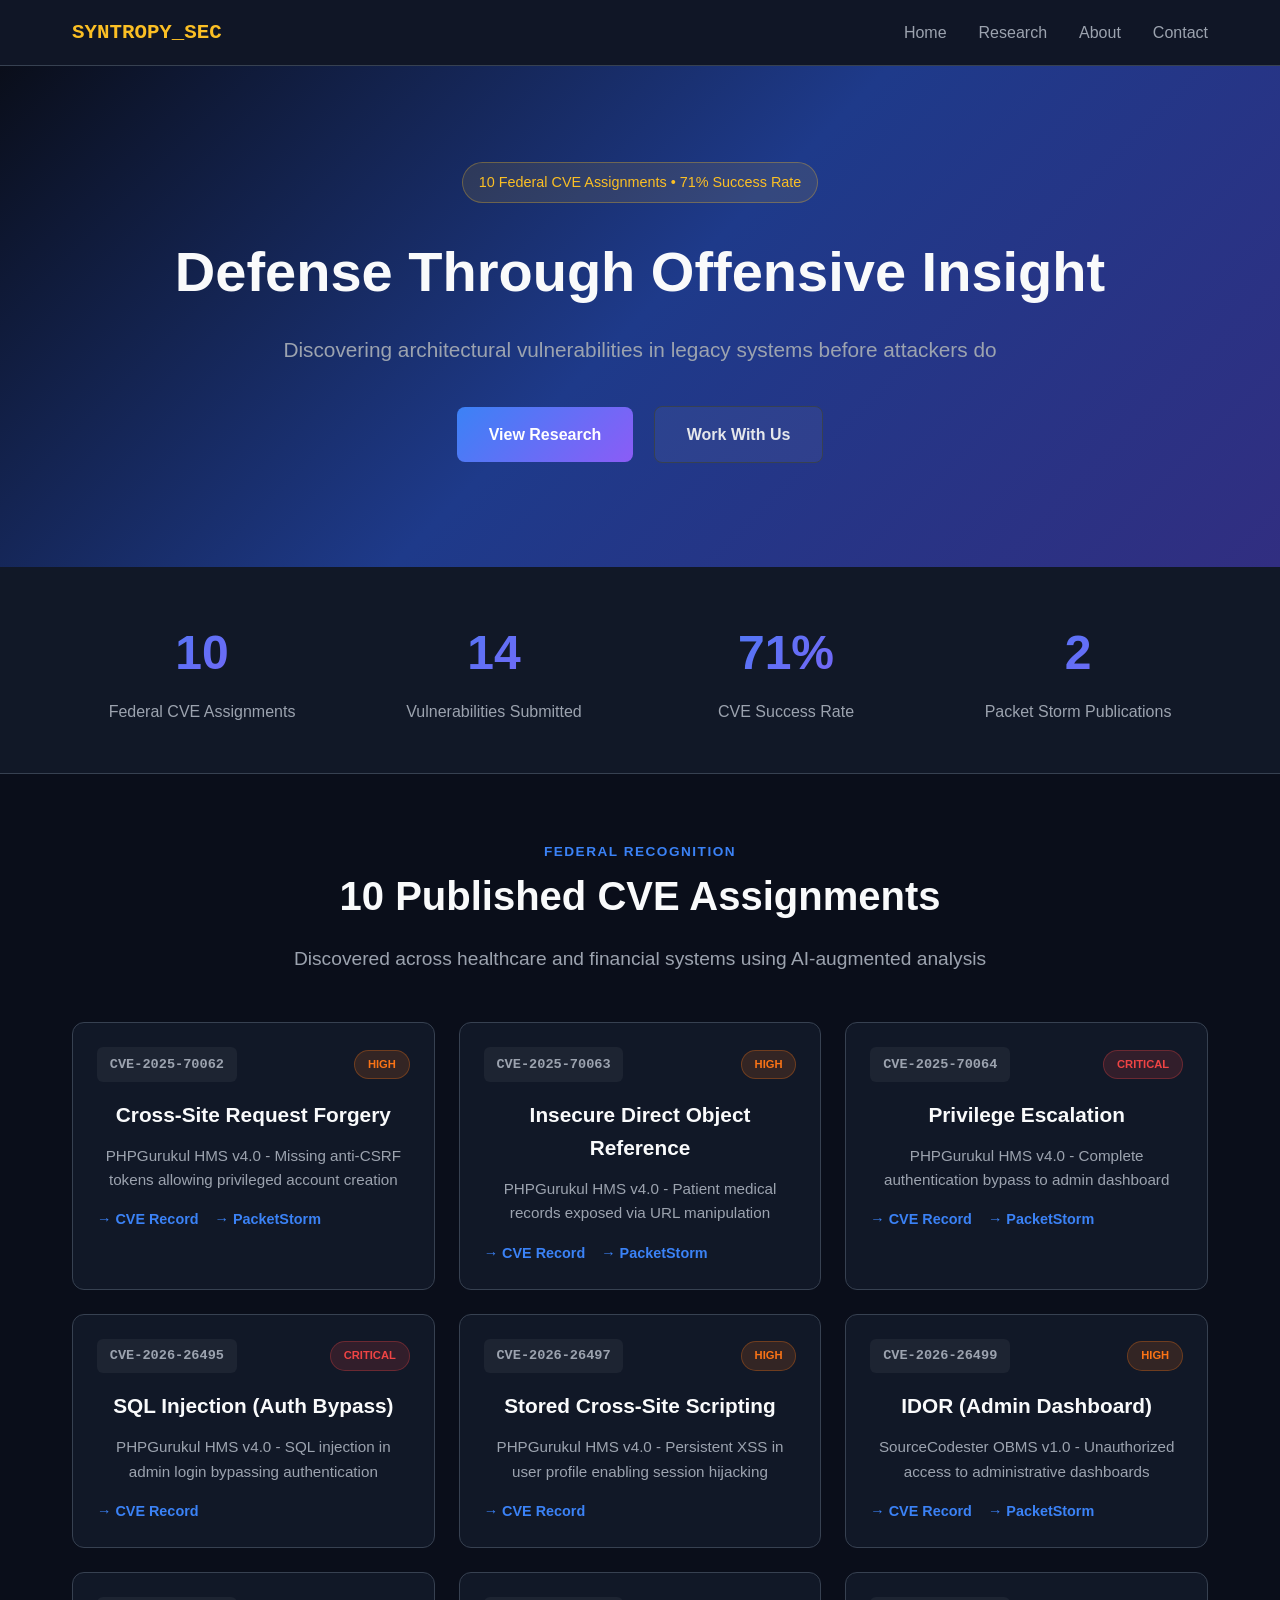
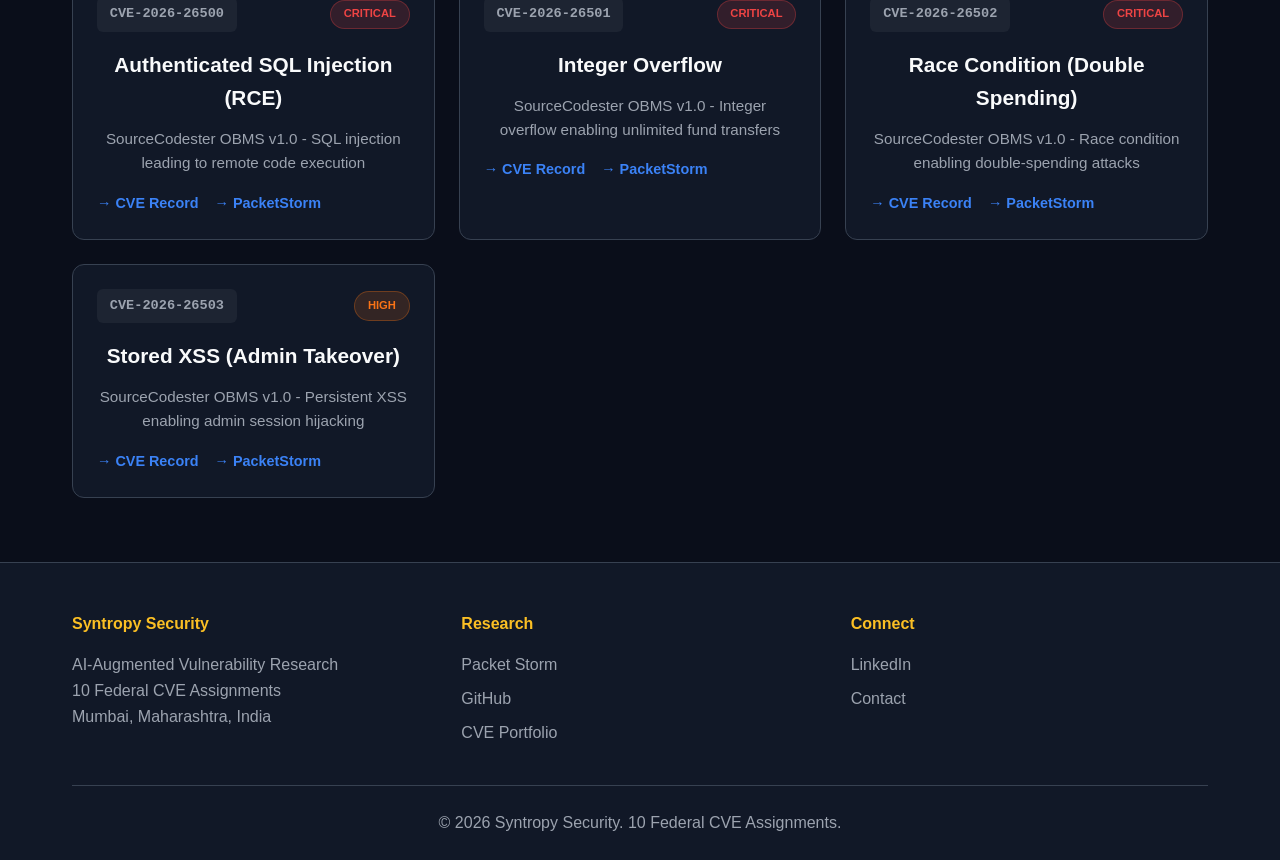
<file: index.html>
<!DOCTYPE html>
<html lang="en">
<head>
    <meta charset="UTF-8">
    <meta name="viewport" content="width=device-width, initial-scale=1.0">
    <title>Syntropy Security | 10 Federal CVE Assignments</title>
    <style>
        * { margin: 0; padding: 0; box-sizing: border-box; }
        
        body {
            font-family: -apple-system, BlinkMacSystemFont, 'Segoe UI', sans-serif;
            background: #0a0e1a;
            color: #e5e7eb;
            line-height: 1.6;
        }
        
        nav {
            background: rgba(17, 24, 39, 0.95);
            backdrop-filter: blur(10px);
            padding: 1rem 0;
            position: sticky;
            top: 0;
            z-index: 100;
            border-bottom: 1px solid #374151;
        }
        
        .container {
            max-width: 1200px;
            margin: 0 auto;
            padding: 0 2rem;
        }
        
        .nav-content {
            display: flex;
            justify-content: space-between;
            align-items: center;
        }
        
        .logo {
            font-family: monospace;
            font-size: 1.3rem;
            font-weight: 700;
            color: #fbbf24;
        }
        
        nav ul {
            display: flex;
            gap: 2rem;
            list-style: none;
        }
        
        nav a {
            color: #9ca3af;
            text-decoration: none;
            font-weight: 500;
            transition: color 0.2s;
        }
        
        nav a:hover { color: #e5e7eb; }
        
        .hero {
            background: linear-gradient(135deg, #0a0e1a 0%, #1e3a8a 50%, #312e81 100%);
            padding: 6rem 2rem;
            text-align: center;
        }
        
        .hero-tag {
            display: inline-block;
            background: rgba(251, 191, 36, 0.1);
            color: #fbbf24;
            padding: 0.5rem 1rem;
            border-radius: 50px;
            font-size: 0.9rem;
            margin-bottom: 1.5rem;
            border: 1px solid rgba(251, 191, 36, 0.3);
        }
        
        h1 {
            font-size: 3.5rem;
            font-weight: 900;
            margin-bottom: 1rem;
            color: #f9fafb;
        }
        
        .subtitle {
            font-size: 1.3rem;
            color: #9ca3af;
            margin-bottom: 2rem;
        }
        
        .btn {
            display: inline-block;
            padding: 0.9rem 2rem;
            border-radius: 8px;
            text-decoration: none;
            font-weight: 600;
            margin: 0.5rem;
            transition: all 0.3s;
        }
        
        .btn-primary {
            background: linear-gradient(135deg, #3b82f6, #8b5cf6);
            color: white;
        }
        
        .btn-primary:hover {
            transform: translateY(-2px);
            box-shadow: 0 10px 30px rgba(59, 130, 246, 0.3);
        }
        
        .btn-secondary {
            background: rgba(249, 250, 251, 0.05);
            color: #e5e7eb;
            border: 1px solid #374151;
        }
        
        .btn-secondary:hover {
            background: rgba(249, 250, 251, 0.1);
        }
        
        .stats {
            background: #111827;
            padding: 3rem 2rem;
            border-bottom: 1px solid #374151;
        }
        
        .stats-grid {
            display: grid;
            grid-template-columns: repeat(auto-fit, minmax(200px, 1fr));
            gap: 2rem;
            text-align: center;
        }
        
        .stat-number {
            font-size: 3rem;
            font-weight: 900;
            background: linear-gradient(135deg, #3b82f6, #8b5cf6);
            -webkit-background-clip: text;
            -webkit-text-fill-color: transparent;
        }
        
        .stat-label {
            color: #9ca3af;
            margin-top: 0.5rem;
        }
        
        section {
            padding: 4rem 2rem;
        }
        
        .section-tag {
            color: #3b82f6;
            font-size: 0.85rem;
            font-weight: 700;
            text-transform: uppercase;
            letter-spacing: 1.5px;
            margin-bottom: 1rem;
        }
        
        h2 {
            font-size: 2.5rem;
            font-weight: 900;
            margin-bottom: 1rem;
            color: #f9fafb;
        }
        
        .section-subtitle {
            color: #9ca3af;
            font-size: 1.2rem;
            margin-bottom: 3rem;
        }
        
        .cve-grid {
            display: grid;
            grid-template-columns: repeat(auto-fit, minmax(350px, 1fr));
            gap: 1.5rem;
        }
        
        .cve-card {
            background: #111827;
            border: 1px solid #374151;
            border-radius: 12px;
            padding: 1.5rem;
            transition: all 0.3s;
        }
        
        .cve-card:hover {
            background: #1f2937;
            transform: translateY(-4px);
            box-shadow: 0 20px 40px rgba(0,0,0,0.3);
        }
        
        .cve-header {
            display: flex;
            justify-content: space-between;
            align-items: center;
            margin-bottom: 1rem;
        }
        
        .cve-id {
            font-family: monospace;
            font-weight: 700;
            font-size: 0.85rem;
            color: #9ca3af;
            background: rgba(249, 250, 251, 0.05);
            padding: 0.4rem 0.8rem;
            border-radius: 6px;
        }
        
        .badge {
            padding: 0.3rem 0.8rem;
            border-radius: 20px;
            font-size: 0.7rem;
            font-weight: 800;
            text-transform: uppercase;
        }
        
        .critical {
            background: rgba(239, 68, 68, 0.15);
            color: #ef4444;
            border: 1px solid rgba(239, 68, 68, 0.3);
        }
        
        .high {
            background: rgba(249, 115, 22, 0.15);
            color: #f97316;
            border: 1px solid rgba(249, 115, 22, 0.3);
        }
        
        .cve-card h3 {
            font-size: 1.3rem;
            margin-bottom: 0.8rem;
            color: #f9fafb;
        }
        
        .cve-card p {
            color: #9ca3af;
            margin-bottom: 1rem;
            font-size: 0.95rem;
        }
        
        .cve-links {
            display: flex;
            gap: 1rem;
        }
        
        .cve-links a {
            color: #3b82f6;
            text-decoration: none;
            font-weight: 600;
            font-size: 0.9rem;
        }
        
        .cve-links a:hover { color: #8b5cf6; }
        
        footer {
            background: #111827;
            border-top: 1px solid #374151;
            padding: 3rem 2rem 1.5rem;
        }
        
        .footer-grid {
            display: grid;
            grid-template-columns: repeat(auto-fit, minmax(250px, 1fr));
            gap: 2rem;
            margin-bottom: 2rem;
        }
        
        .footer-col h4 {
            color: #fbbf24;
            margin-bottom: 1rem;
        }
        
        .footer-col p, .footer-col a {
            color: #9ca3af;
            text-decoration: none;
        }
        
        .footer-col a:hover { color: #3b82f6; }
        
        .footer-col ul {
            list-style: none;
        }
        
        .footer-col li {
            margin-bottom: 0.5rem;
        }
        
        .footer-bottom {
            text-align: center;
            padding-top: 1.5rem;
            border-top: 1px solid #374151;
            color: #9ca3af;
        }
        
        @media (max-width: 768px) {
            h1 { font-size: 2.5rem; }
            .cve-grid { grid-template-columns: 1fr; }
        }
    </style>
</head>
<body>
    <nav>
        <div class="container">
            <div class="nav-content">
                <div class="logo">SYNTROPY_SEC</div>
                <ul>
                    <li><a href="index.html">Home</a></li>
                    <li><a href="research.html">Research</a></li>
                    <li><a href="about.html">About</a></li>
                    <li><a href="contact.html">Contact</a></li>
                </ul>
            </div>
        </div>
    </nav>

    <section class="hero">
        <div class="container">
            <span class="hero-tag">10 Federal CVE Assignments • 71% Success Rate</span>
            <h1>Defense Through Offensive Insight</h1>
            <p class="subtitle">Discovering architectural vulnerabilities in legacy systems before attackers do</p>
            <div>
                <a href="research.html" class="btn btn-primary">View Research</a>
                <a href="contact.html" class="btn btn-secondary">Work With Us</a>
            </div>
        </div>
    </section>

    <section class="stats">
        <div class="container">
            <div class="stats-grid">
                <div>
                    <div class="stat-number">10</div>
                    <div class="stat-label">Federal CVE Assignments</div>
                </div>
                <div>
                    <div class="stat-number">14</div>
                    <div class="stat-label">Vulnerabilities Submitted</div>
                </div>
                <div>
                    <div class="stat-number">71%</div>
                    <div class="stat-label">CVE Success Rate</div>
                </div>
                <div>
                    <div class="stat-number">2</div>
                    <div class="stat-label">Packet Storm Publications</div>
                </div>
            </div>
        </div>
    </section>

    <section>
        <div class="container" style="text-align: center;">
            <span class="section-tag">FEDERAL RECOGNITION</span>
            <h2>10 Published CVE Assignments</h2>
            <p class="section-subtitle">Discovered across healthcare and financial systems using AI-augmented analysis</p>
            
            <div class="cve-grid">
                <div class="cve-card">
                    <div class="cve-header">
                        <span class="cve-id">CVE-2025-70062</span>
                        <span class="badge high">HIGH</span>
                    </div>
                    <h3>Cross-Site Request Forgery</h3>
                    <p>PHPGurukul HMS v4.0 - Missing anti-CSRF tokens allowing privileged account creation</p>
                    <div class="cve-links">
                        <a href="https://www.cve.org/CVERecord?id=CVE-2025-70062" target="_blank">→ CVE Record</a>
                        <a href="https://packetstorm.news/files/id/213711" target="_blank">→ PacketStorm</a>
                    </div>
                </div>

                <div class="cve-card">
                    <div class="cve-header">
                        <span class="cve-id">CVE-2025-70063</span>
                        <span class="badge high">HIGH</span>
                    </div>
                    <h3>Insecure Direct Object Reference</h3>
                    <p>PHPGurukul HMS v4.0 - Patient medical records exposed via URL manipulation</p>
                    <div class="cve-links">
                        <a href="https://www.cve.org/CVERecord?id=CVE-2025-70063" target="_blank">→ CVE Record</a>
                        <a href="https://packetstorm.news/files/id/213711" target="_blank">→ PacketStorm</a>
                    </div>
                </div>

                <div class="cve-card">
                    <div class="cve-header">
                        <span class="cve-id">CVE-2025-70064</span>
                        <span class="badge critical">CRITICAL</span>
                    </div>
                    <h3>Privilege Escalation</h3>
                    <p>PHPGurukul HMS v4.0 - Complete authentication bypass to admin dashboard</p>
                    <div class="cve-links">
                        <a href="https://www.cve.org/CVERecord?id=CVE-2025-70064" target="_blank">→ CVE Record</a>
                        <a href="https://packetstorm.news/files/id/213711" target="_blank">→ PacketStorm</a>
                    </div>
                </div>

                <div class="cve-card">
                    <div class="cve-header">
                        <span class="cve-id">CVE-2026-26495</span>
                        <span class="badge critical">CRITICAL</span>
                    </div>
                    <h3>SQL Injection (Auth Bypass)</h3>
                    <p>PHPGurukul HMS v4.0 - SQL injection in admin login bypassing authentication</p>
                    <div class="cve-links">
                        <a href="https://www.cve.org/CVERecord?id=CVE-2026-26495" target="_blank">→ CVE Record</a>
                    </div>
                </div>

                <div class="cve-card">
                    <div class="cve-header">
                        <span class="cve-id">CVE-2026-26497</span>
                        <span class="badge high">HIGH</span>
                    </div>
                    <h3>Stored Cross-Site Scripting</h3>
                    <p>PHPGurukul HMS v4.0 - Persistent XSS in user profile enabling session hijacking</p>
                    <div class="cve-links">
                        <a href="https://www.cve.org/CVERecord?id=CVE-2026-26497" target="_blank">→ CVE Record</a>
                    </div>
                </div>

                <div class="cve-card">
                    <div class="cve-header">
                        <span class="cve-id">CVE-2026-26499</span>
                        <span class="badge high">HIGH</span>
                    </div>
                    <h3>IDOR (Admin Dashboard)</h3>
                    <p>SourceCodester OBMS v1.0 - Unauthorized access to administrative dashboards</p>
                    <div class="cve-links">
                        <a href="https://www.cve.org/CVERecord?id=CVE-2026-26499" target="_blank">→ CVE Record</a>
                        <a href="https://packetstorm.news/files/id/213712" target="_blank">→ PacketStorm</a>
                    </div>
                </div>

                <div class="cve-card">
                    <div class="cve-header">
                        <span class="cve-id">CVE-2026-26500</span>
                        <span class="badge critical">CRITICAL</span>
                    </div>
                    <h3>Authenticated SQL Injection (RCE)</h3>
                    <p>SourceCodester OBMS v1.0 - SQL injection leading to remote code execution</p>
                    <div class="cve-links">
                        <a href="https://www.cve.org/CVERecord?id=CVE-2026-26500" target="_blank">→ CVE Record</a>
                        <a href="https://packetstorm.news/files/id/213712" target="_blank">→ PacketStorm</a>
                    </div>
                </div>

                <div class="cve-card">
                    <div class="cve-header">
                        <span class="cve-id">CVE-2026-26501</span>
                        <span class="badge critical">CRITICAL</span>
                    </div>
                    <h3>Integer Overflow</h3>
                    <p>SourceCodester OBMS v1.0 - Integer overflow enabling unlimited fund transfers</p>
                    <div class="cve-links">
                        <a href="https://www.cve.org/CVERecord?id=CVE-2026-26501" target="_blank">→ CVE Record</a>
                        <a href="https://packetstorm.news/files/id/213712" target="_blank">→ PacketStorm</a>
                    </div>
                </div>

                <div class="cve-card">
                    <div class="cve-header">
                        <span class="cve-id">CVE-2026-26502</span>
                        <span class="badge critical">CRITICAL</span>
                    </div>
                    <h3>Race Condition (Double Spending)</h3>
                    <p>SourceCodester OBMS v1.0 - Race condition enabling double-spending attacks</p>
                    <div class="cve-links">
                        <a href="https://www.cve.org/CVERecord?id=CVE-2026-26502" target="_blank">→ CVE Record</a>
                        <a href="https://packetstorm.news/files/id/213712" target="_blank">→ PacketStorm</a>
                    </div>
                </div>

                <div class="cve-card">
                    <div class="cve-header">
                        <span class="cve-id">CVE-2026-26503</span>
                        <span class="badge high">HIGH</span>
                    </div>
                    <h3>Stored XSS (Admin Takeover)</h3>
                    <p>SourceCodester OBMS v1.0 - Persistent XSS enabling admin session hijacking</p>
                    <div class="cve-links">
                        <a href="https://www.cve.org/CVERecord?id=CVE-2026-26503" target="_blank">→ CVE Record</a>
                        <a href="https://packetstorm.news/files/id/213712" target="_blank">→ PacketStorm</a>
                    </div>
                </div>
            </div>
        </div>
    </section>

    <footer>
        <div class="container">
            <div class="footer-grid">
                <div class="footer-col">
                    <h4>Syntropy Security</h4>
                    <p>AI-Augmented Vulnerability Research</p>
                    <p>10 Federal CVE Assignments</p>
                    <p>Mumbai, Maharashtra, India</p>
                </div>
                <div class="footer-col">
                    <h4>Research</h4>
                    <ul>
                        <li><a href="https://packetstorm.news/files/author/31694" target="_blank">Packet Storm</a></li>
                        <li><a href="https://github.com/Sanka1pp" target="_blank">GitHub</a></li>
                        <li><a href="research.html">CVE Portfolio</a></li>
                    </ul>
                </div>
                <div class="footer-col">
                    <h4>Connect</h4>
                    <ul>
                        <li><a href="https://www.linkedin.com/in/sankalp-hanwate-189598284/" target="_blank">LinkedIn</a></li>
                        <li><a href="contact.html">Contact</a></li>
                    </ul>
                </div>
            </div>
            <div class="footer-bottom">
                <p>&copy; 2026 Syntropy Security. 10 Federal CVE Assignments.</p>
            </div>
        </div>
    </footer>
</body>
</html>
</file>
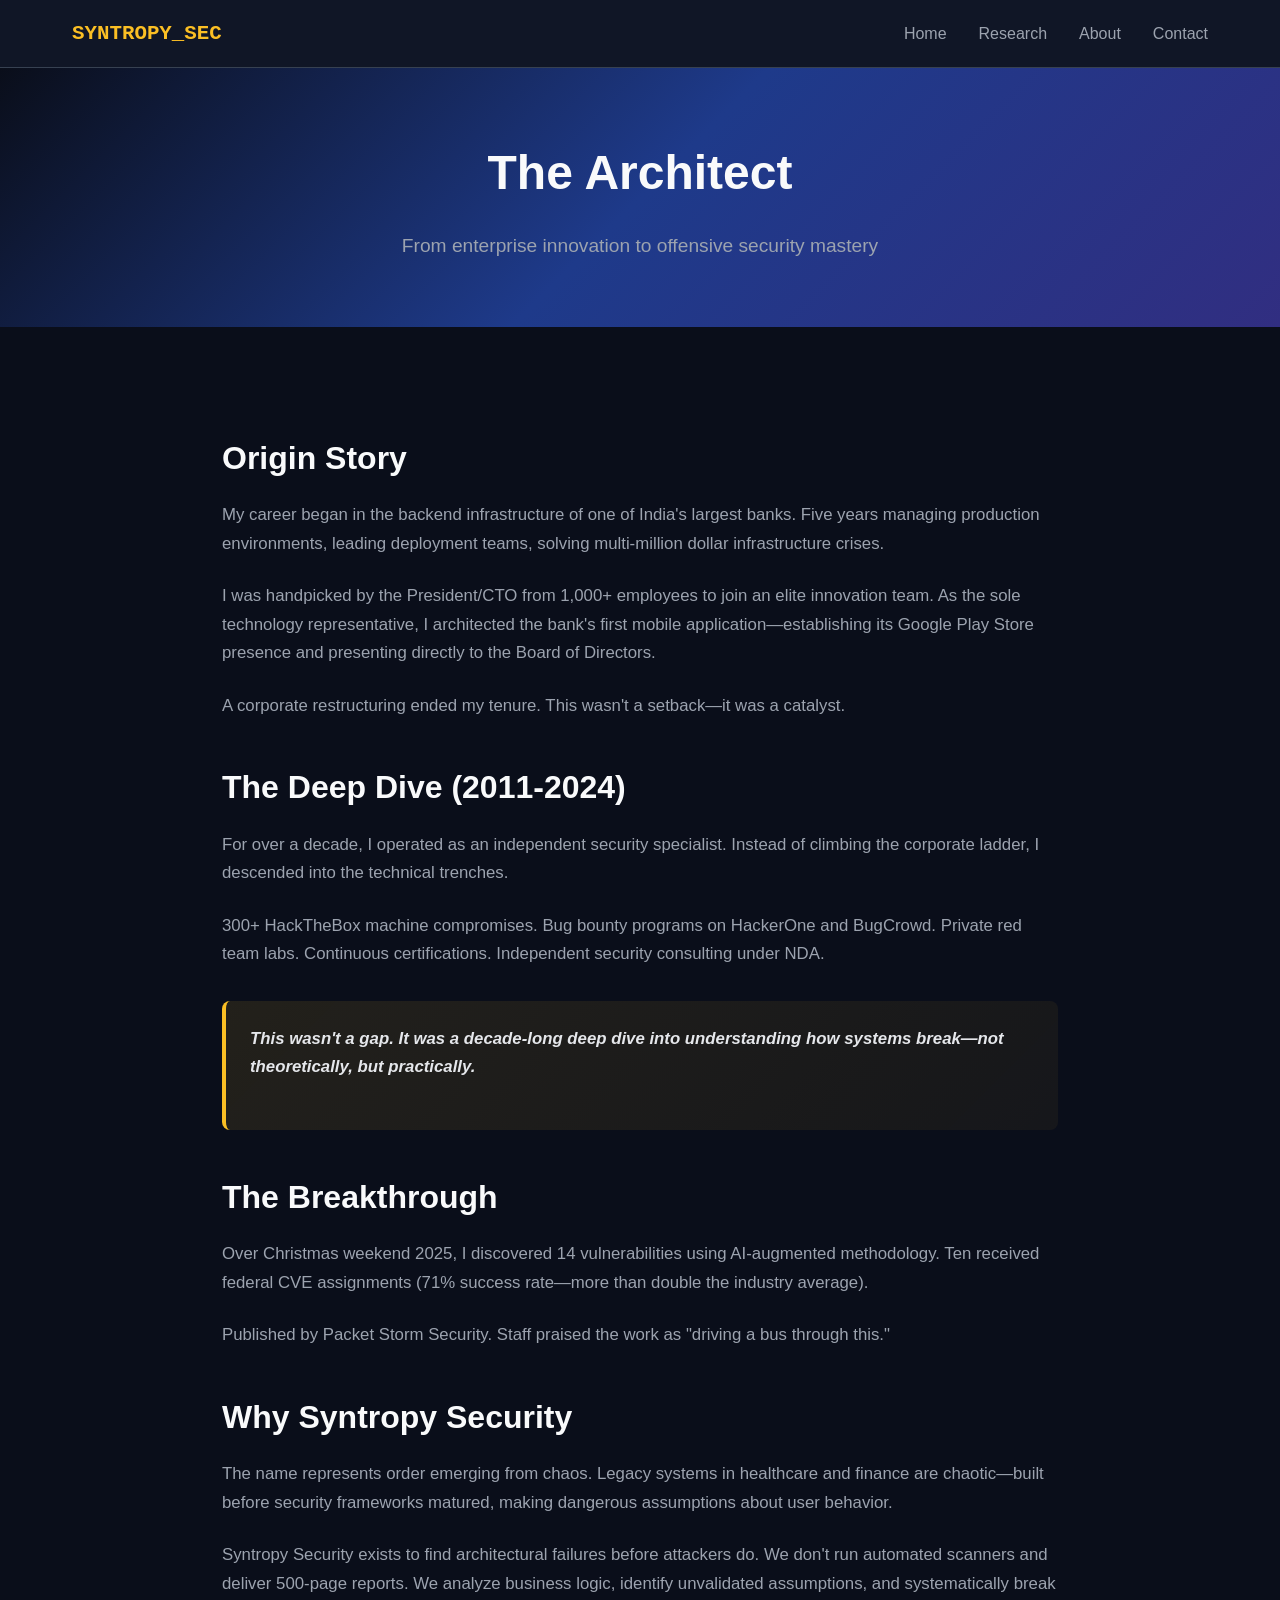
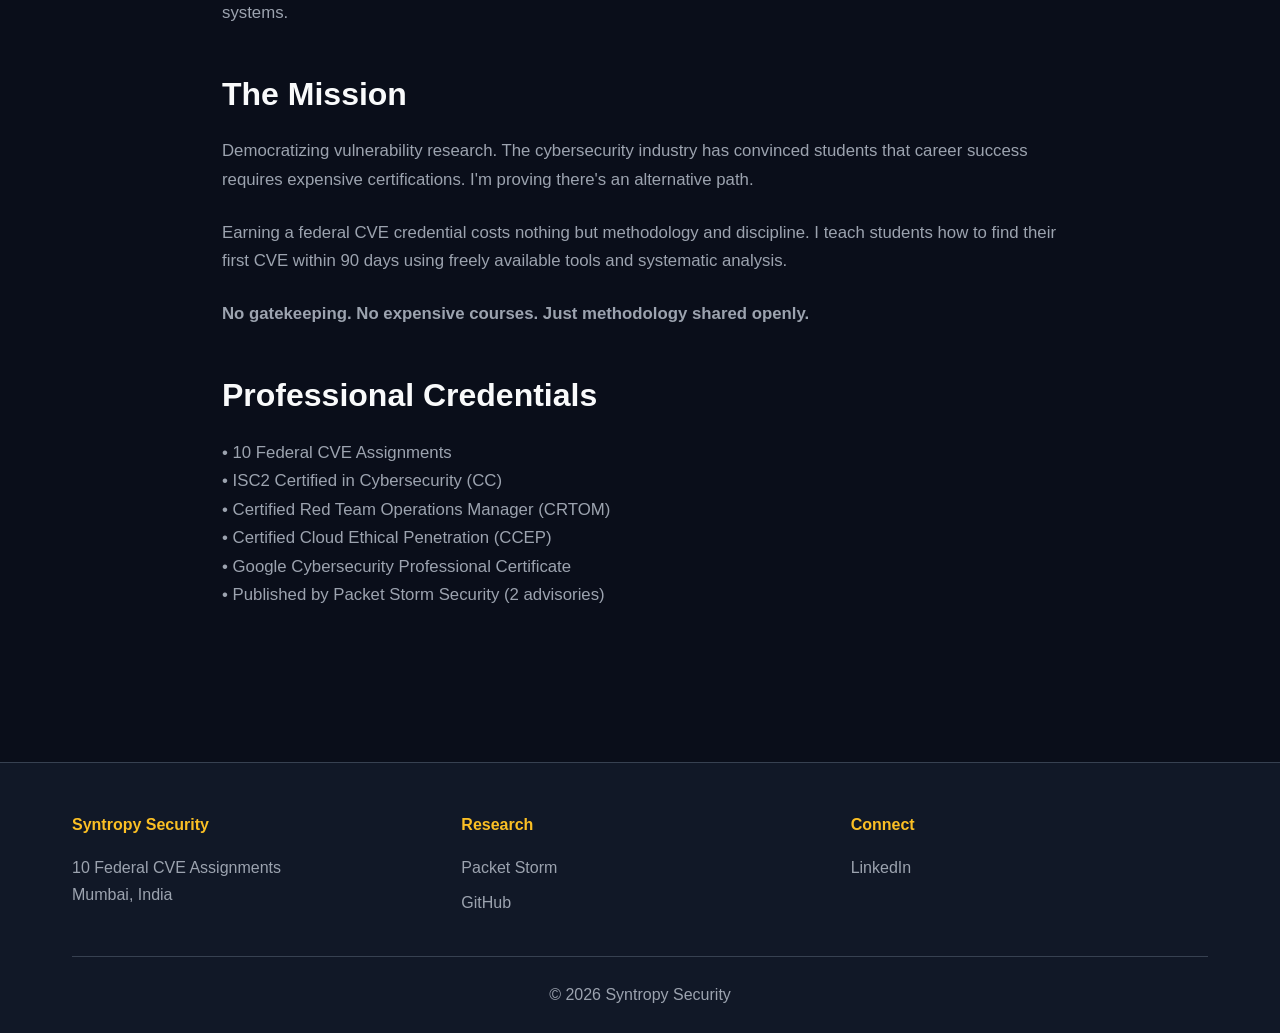
<file: about.html>
<!DOCTYPE html>
<html lang="en">
<head>
    <meta charset="UTF-8">
    <meta name="viewport" content="width=device-width, initial-scale=1.0">
    <title>About | Syntropy Security</title>
    <style>
        * { margin: 0; padding: 0; box-sizing: border-box; }
        body { font-family: -apple-system, BlinkMacSystemFont, 'Segoe UI', sans-serif; background: #0a0e1a; color: #e5e7eb; line-height: 1.7; }
        nav { background: rgba(17, 24, 39, 0.95); backdrop-filter: blur(10px); padding: 1rem 0; position: sticky; top: 0; z-index: 100; border-bottom: 1px solid #374151; }
        .container { max-width: 1200px; margin: 0 auto; padding: 0 2rem; }
        .nav-content { display: flex; justify-content: space-between; align-items: center; }
        .logo { font-family: monospace; font-size: 1.3rem; font-weight: 700; color: #fbbf24; }
        nav ul { display: flex; gap: 2rem; list-style: none; }
        nav a { color: #9ca3af; text-decoration: none; font-weight: 500; transition: color 0.2s; }
        nav a:hover { color: #e5e7eb; }
        .hero { background: linear-gradient(135deg, #0a0e1a 0%, #1e3a8a 50%, #312e81 100%); padding: 4rem 2rem; text-align: center; }
        h1 { font-size: 3rem; font-weight: 900; margin-bottom: 1rem; color: #f9fafb; }
        .subtitle { font-size: 1.2rem; color: #9ca3af; }
        article { max-width: 900px; margin: 0 auto; padding: 4rem 2rem; }
        article h2 { font-size: 2rem; margin: 2.5rem 0 1rem; color: #f9fafb; }
        article p { margin-bottom: 1.5rem; color: #9ca3af; font-size: 1.05rem; }
        .highlight { background: linear-gradient(135deg, rgba(251, 191, 36, 0.1), rgba(251, 191, 36, 0.05)); border-left: 4px solid #fbbf24; padding: 1.5rem; border-radius: 8px; margin: 2rem 0; }
        footer { background: #111827; border-top: 1px solid #374151; padding: 3rem 2rem 1.5rem; margin-top: 4rem; }
        .footer-grid { display: grid; grid-template-columns: repeat(auto-fit, minmax(250px, 1fr)); gap: 2rem; margin-bottom: 2rem; }
        .footer-col h4 { color: #fbbf24; margin-bottom: 1rem; }
        .footer-col p, .footer-col a { color: #9ca3af; text-decoration: none; }
        .footer-col a:hover { color: #3b82f6; }
        .footer-col ul { list-style: none; }
        .footer-col li { margin-bottom: 0.5rem; }
        .footer-bottom { text-align: center; padding-top: 1.5rem; border-top: 1px solid #374151; color: #9ca3af; }
    </style>
</head>
<body>
    <nav>
        <div class="container">
            <div class="nav-content">
                <div class="logo">SYNTROPY_SEC</div>
                <ul>
                    <li><a href="index.html">Home</a></li>
                    <li><a href="research.html">Research</a></li>
                    <li><a href="about.html">About</a></li>
                    <li><a href="contact.html">Contact</a></li>
                </ul>
            </div>
        </div>
    </nav>

    <section class="hero">
        <div class="container">
            <h1>The Architect</h1>
            <p class="subtitle">From enterprise innovation to offensive security mastery</p>
        </div>
    </section>

    <article>
        <h2>Origin Story</h2>
        <p>My career began in the backend infrastructure of one of India's largest banks. Five years managing production environments, leading deployment teams, solving multi-million dollar infrastructure crises.</p>

        <p>I was handpicked by the President/CTO from 1,000+ employees to join an elite innovation team. As the sole technology representative, I architected the bank's first mobile application—establishing its Google Play Store presence and presenting directly to the Board of Directors.</p>

        <p>A corporate restructuring ended my tenure. This wasn't a setback—it was a catalyst.</p>

        <h2>The Deep Dive (2011-2024)</h2>
        <p>For over a decade, I operated as an independent security specialist. Instead of climbing the corporate ladder, I descended into the technical trenches.</p>

        <p>300+ HackTheBox machine compromises. Bug bounty programs on HackerOne and BugCrowd. Private red team labs. Continuous certifications. Independent security consulting under NDA.</p>

        <div class="highlight">
            <p style="font-style: italic; color: #e5e7eb;"><strong>This wasn't a gap. It was a decade-long deep dive into understanding how systems break—not theoretically, but practically.</strong></p>
        </div>

        <h2>The Breakthrough</h2>
        <p>Over Christmas weekend 2025, I discovered 14 vulnerabilities using AI-augmented methodology. Ten received federal CVE assignments (71% success rate—more than double the industry average).</p>

        <p>Published by Packet Storm Security. Staff praised the work as "driving a bus through this."</p>

        <h2>Why Syntropy Security</h2>
        <p>The name represents order emerging from chaos. Legacy systems in healthcare and finance are chaotic—built before security frameworks matured, making dangerous assumptions about user behavior.</p>

        <p>Syntropy Security exists to find architectural failures before attackers do. We don't run automated scanners and deliver 500-page reports. We analyze business logic, identify unvalidated assumptions, and systematically break systems.</p>

        <h2>The Mission</h2>
        <p>Democratizing vulnerability research. The cybersecurity industry has convinced students that career success requires expensive certifications. I'm proving there's an alternative path.</p>

        <p>Earning a federal CVE credential costs nothing but methodology and discipline. I teach students how to find their first CVE within 90 days using freely available tools and systematic analysis.</p>

        <p><strong>No gatekeeping. No expensive courses. Just methodology shared openly.</strong></p>

        <h2>Professional Credentials</h2>
        <p>• 10 Federal CVE Assignments<br>
        • ISC2 Certified in Cybersecurity (CC)<br>
        • Certified Red Team Operations Manager (CRTOM)<br>
        • Certified Cloud Ethical Penetration (CCEP)<br>
        • Google Cybersecurity Professional Certificate<br>
        • Published by Packet Storm Security (2 advisories)</p>
    </article>

    <footer>
        <div class="container">
            <div class="footer-grid">
                <div class="footer-col">
                    <h4>Syntropy Security</h4>
                    <p>10 Federal CVE Assignments</p>
                    <p>Mumbai, India</p>
                </div>
                <div class="footer-col">
                    <h4>Research</h4>
                    <ul>
                        <li><a href="https://packetstorm.news/files/author/31694" target="_blank">Packet Storm</a></li>
                        <li><a href="https://github.com/Sanka1pp" target="_blank">GitHub</a></li>
                    </ul>
                </div>
                <div class="footer-col">
                    <h4>Connect</h4>
                    <ul>
                        <li><a href="https://www.linkedin.com/in/sankalp-hanwate-189598284/" target="_blank">LinkedIn</a></li>
                    </ul>
                </div>
            </div>
            <div class="footer-bottom">
                <p>&copy; 2026 Syntropy Security</p>
            </div>
        </div>
    </footer>
</body>
</html>
</file>
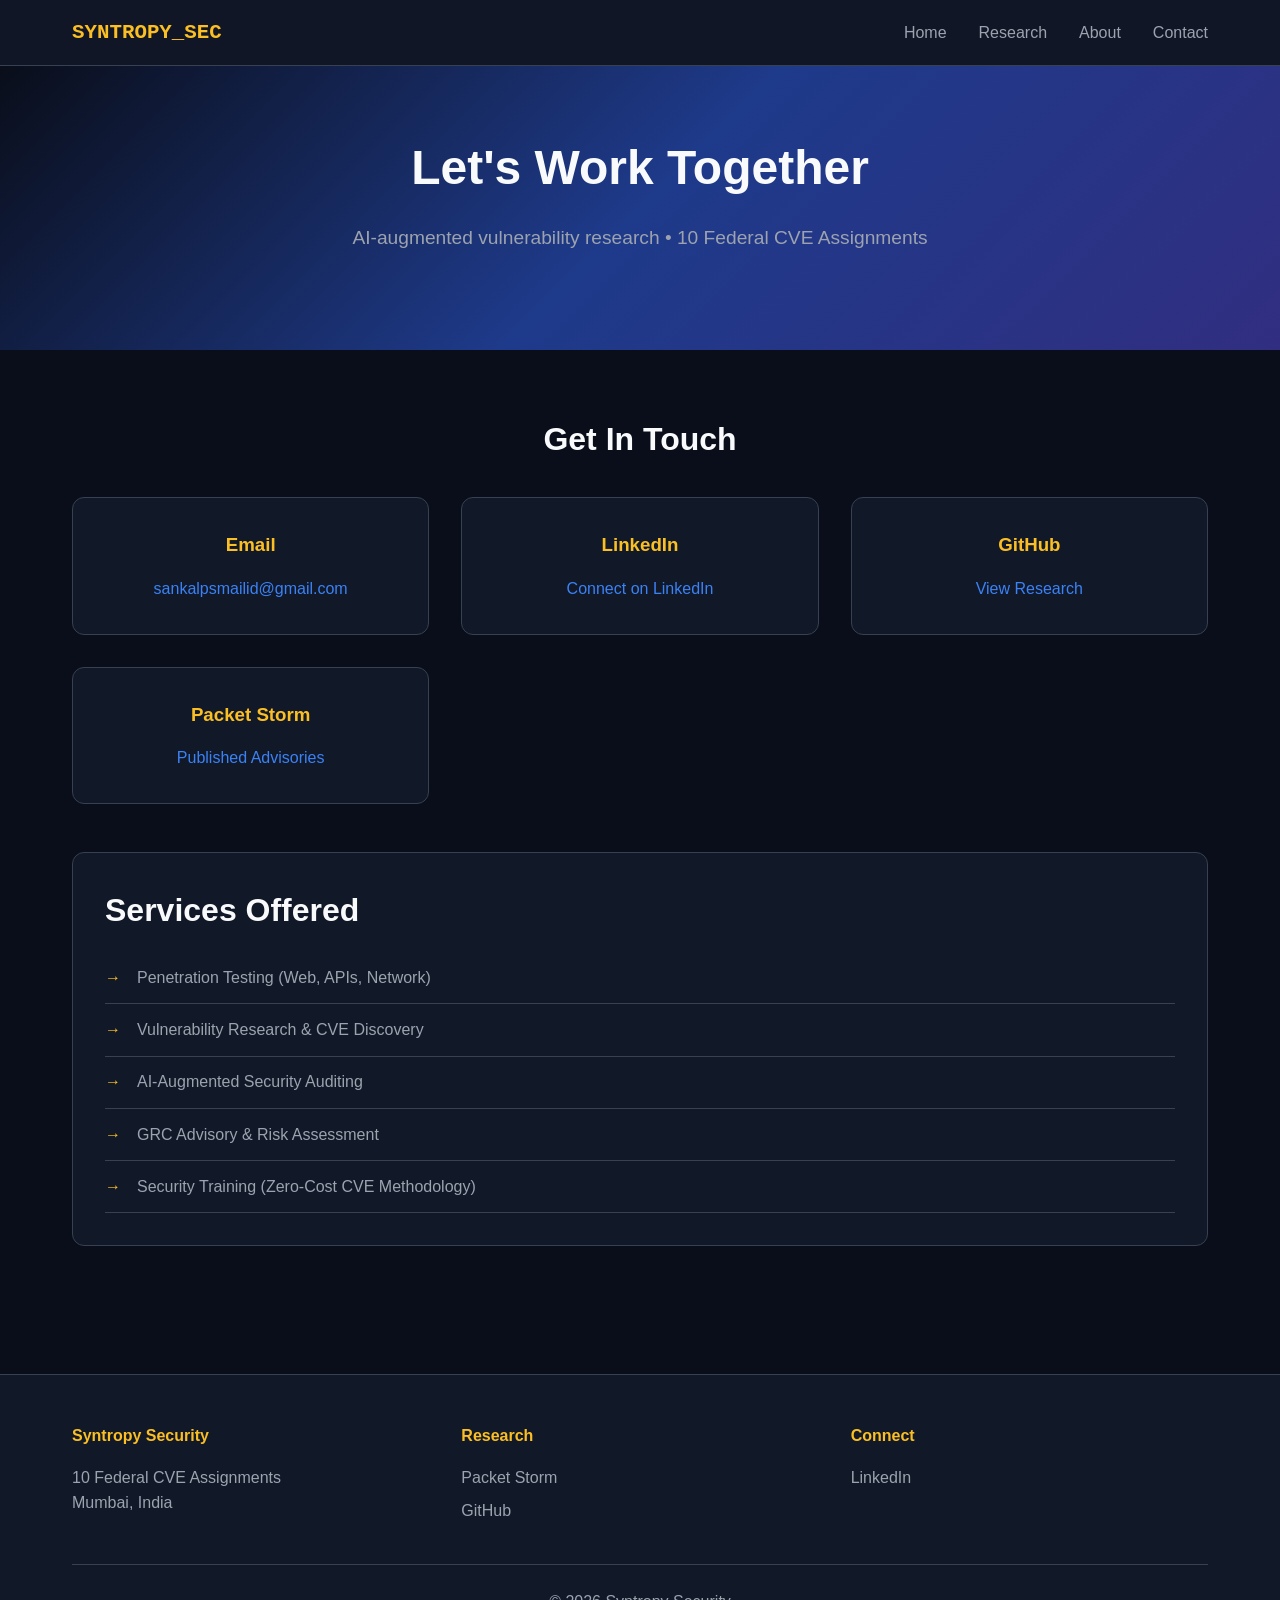
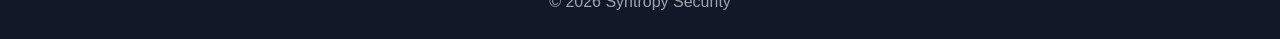
<file: contact.html>
<!DOCTYPE html>
<html lang="en">
<head>
    <meta charset="UTF-8">
    <meta name="viewport" content="width=device-width, initial-scale=1.0">
    <title>Contact | Syntropy Security</title>
    <style>
        * { margin: 0; padding: 0; box-sizing: border-box; }
        body { font-family: -apple-system, BlinkMacSystemFont, 'Segoe UI', sans-serif; background: #0a0e1a; color: #e5e7eb; line-height: 1.6; }
        nav { background: rgba(17, 24, 39, 0.95); backdrop-filter: blur(10px); padding: 1rem 0; position: sticky; top: 0; z-index: 100; border-bottom: 1px solid #374151; }
        .container { max-width: 1200px; margin: 0 auto; padding: 0 2rem; }
        .nav-content { display: flex; justify-content: space-between; align-items: center; }
        .logo { font-family: monospace; font-size: 1.3rem; font-weight: 700; color: #fbbf24; }
        nav ul { display: flex; gap: 2rem; list-style: none; }
        nav a { color: #9ca3af; text-decoration: none; font-weight: 500; transition: color 0.2s; }
        nav a:hover { color: #e5e7eb; }
        .hero { background: linear-gradient(135deg, #0a0e1a 0%, #1e3a8a 50%, #312e81 100%); padding: 4rem 2rem; text-align: center; }
        h1 { font-size: 3rem; font-weight: 900; margin-bottom: 1rem; color: #f9fafb; }
        .subtitle { font-size: 1.2rem; color: #9ca3af; margin-bottom: 2rem; }
        section { padding: 4rem 2rem; }
        h2 { font-size: 2rem; font-weight: 800; margin-bottom: 1rem; color: #f9fafb; text-align: center; }
        .contact-grid { display: grid; grid-template-columns: repeat(auto-fit, minmax(280px, 1fr)); gap: 2rem; margin-top: 2rem; }
        .contact-card { background: #111827; border: 1px solid #374151; border-radius: 12px; padding: 2rem; text-align: center; transition: all 0.3s; }
        .contact-card:hover { background: #1f2937; transform: translateY(-4px); }
        .contact-card h3 { color: #fbbf24; margin-bottom: 1rem; }
        .contact-card a { color: #3b82f6; text-decoration: none; word-break: break-all; }
        .contact-card a:hover { color: #8b5cf6; }
        .services { background: #111827; border: 1px solid #374151; border-radius: 12px; padding: 2rem; margin-top: 3rem; }
        .services ul { list-style: none; }
        .services li { padding: 0.8rem 0; border-bottom: 1px solid #374151; color: #9ca3af; }
        .services li:before { content: "→"; color: #fbbf24; margin-right: 1rem; }
        footer { background: #111827; border-top: 1px solid #374151; padding: 3rem 2rem 1.5rem; margin-top: 4rem; }
        .footer-grid { display: grid; grid-template-columns: repeat(auto-fit, minmax(250px, 1fr)); gap: 2rem; margin-bottom: 2rem; }
        .footer-col h4 { color: #fbbf24; margin-bottom: 1rem; }
        .footer-col p, .footer-col a { color: #9ca3af; text-decoration: none; }
        .footer-col a:hover { color: #3b82f6; }
        .footer-col ul { list-style: none; }
        .footer-col li { margin-bottom: 0.5rem; }
        .footer-bottom { text-align: center; padding-top: 1.5rem; border-top: 1px solid #374151; color: #9ca3af; }
    </style>
</head>
<body>
    <nav>
        <div class="container">
            <div class="nav-content">
                <div class="logo">SYNTROPY_SEC</div>
                <ul>
                    <li><a href="index.html">Home</a></li>
                    <li><a href="research.html">Research</a></li>
                    <li><a href="about.html">About</a></li>
                    <li><a href="contact.html">Contact</a></li>
                </ul>
            </div>
        </div>
    </nav>

    <section class="hero">
        <div class="container">
            <h1>Let's Work Together</h1>
            <p class="subtitle">AI-augmented vulnerability research • 10 Federal CVE Assignments</p>
        </div>
    </section>

    <section>
        <div class="container">
            <h2>Get In Touch</h2>
            
            <div class="contact-grid">
                <div class="contact-card">
                    <h3>Email</h3>
                    <a href="mailto:sankalpsmailid@gmail.com">sankalpsmailid@gmail.com</a>
                </div>
                <div class="contact-card">
                    <h3>LinkedIn</h3>
                    <a href="https://www.linkedin.com/in/sankalp-hanwate-189598284/" target="_blank">Connect on LinkedIn</a>
                </div>
                <div class="contact-card">
                    <h3>GitHub</h3>
                    <a href="https://github.com/Sanka1pp" target="_blank">View Research</a>
                </div>
                <div class="contact-card">
                    <h3>Packet Storm</h3>
                    <a href="https://packetstorm.news/files/author/31694" target="_blank">Published Advisories</a>
                </div>
            </div>

            <div class="services">
                <h2 style="text-align: left;">Services Offered</h2>
                <ul>
                    <li>Penetration Testing (Web, APIs, Network)</li>
                    <li>Vulnerability Research & CVE Discovery</li>
                    <li>AI-Augmented Security Auditing</li>
                    <li>GRC Advisory & Risk Assessment</li>
                    <li>Security Training (Zero-Cost CVE Methodology)</li>
                </ul>
            </div>
        </div>
    </section>

    <footer>
        <div class="container">
            <div class="footer-grid">
                <div class="footer-col">
                    <h4>Syntropy Security</h4>
                    <p>10 Federal CVE Assignments</p>
                    <p>Mumbai, India</p>
                </div>
                <div class="footer-col">
                    <h4>Research</h4>
                    <ul>
                        <li><a href="https://packetstorm.news/files/author/31694" target="_blank">Packet Storm</a></li>
                        <li><a href="https://github.com/Sanka1pp" target="_blank">GitHub</a></li>
                    </ul>
                </div>
                <div class="footer-col">
                    <h4>Connect</h4>
                    <ul>
                        <li><a href="https://www.linkedin.com/in/sankalp-hanwate-189598284/" target="_blank">LinkedIn</a></li>
                    </ul>
                </div>
            </div>
            <div class="footer-bottom">
                <p>&copy; 2026 Syntropy Security</p>
            </div>
        </div>
    </footer>
</body>
</html>
</file>
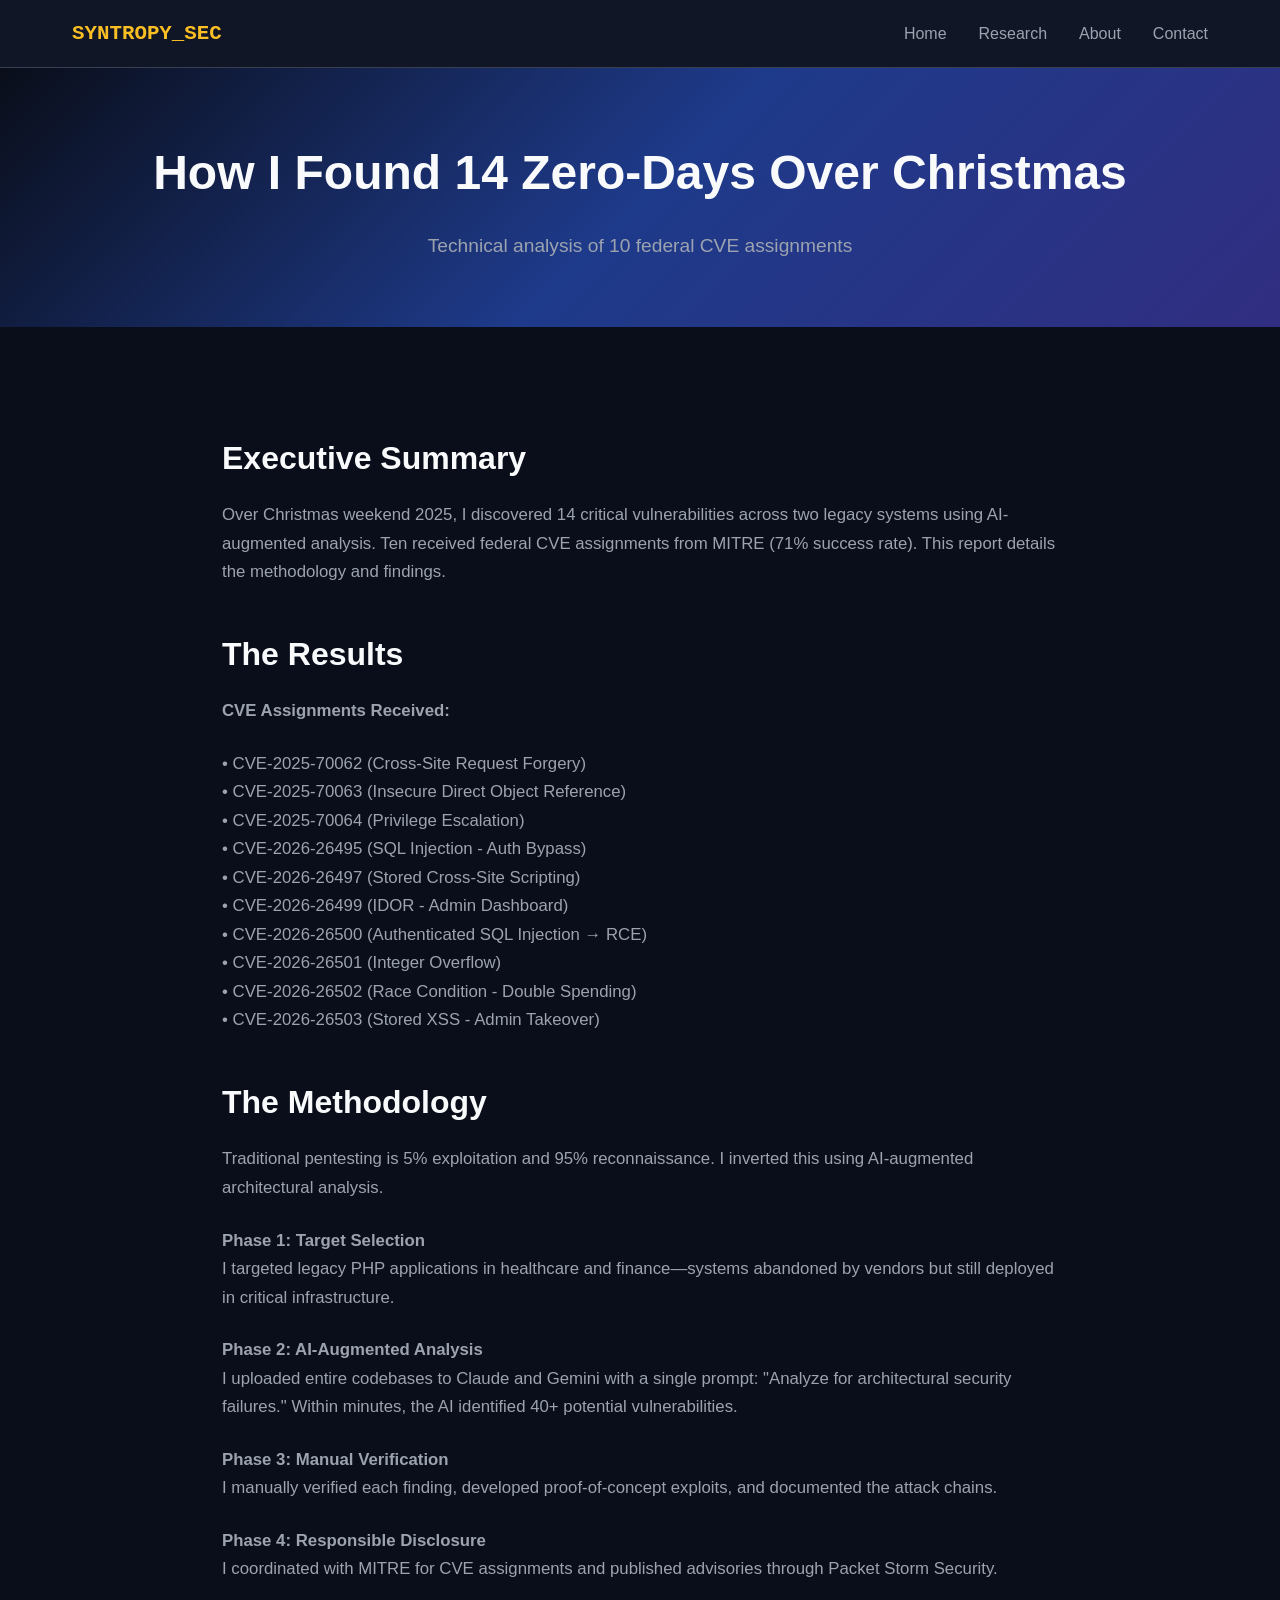
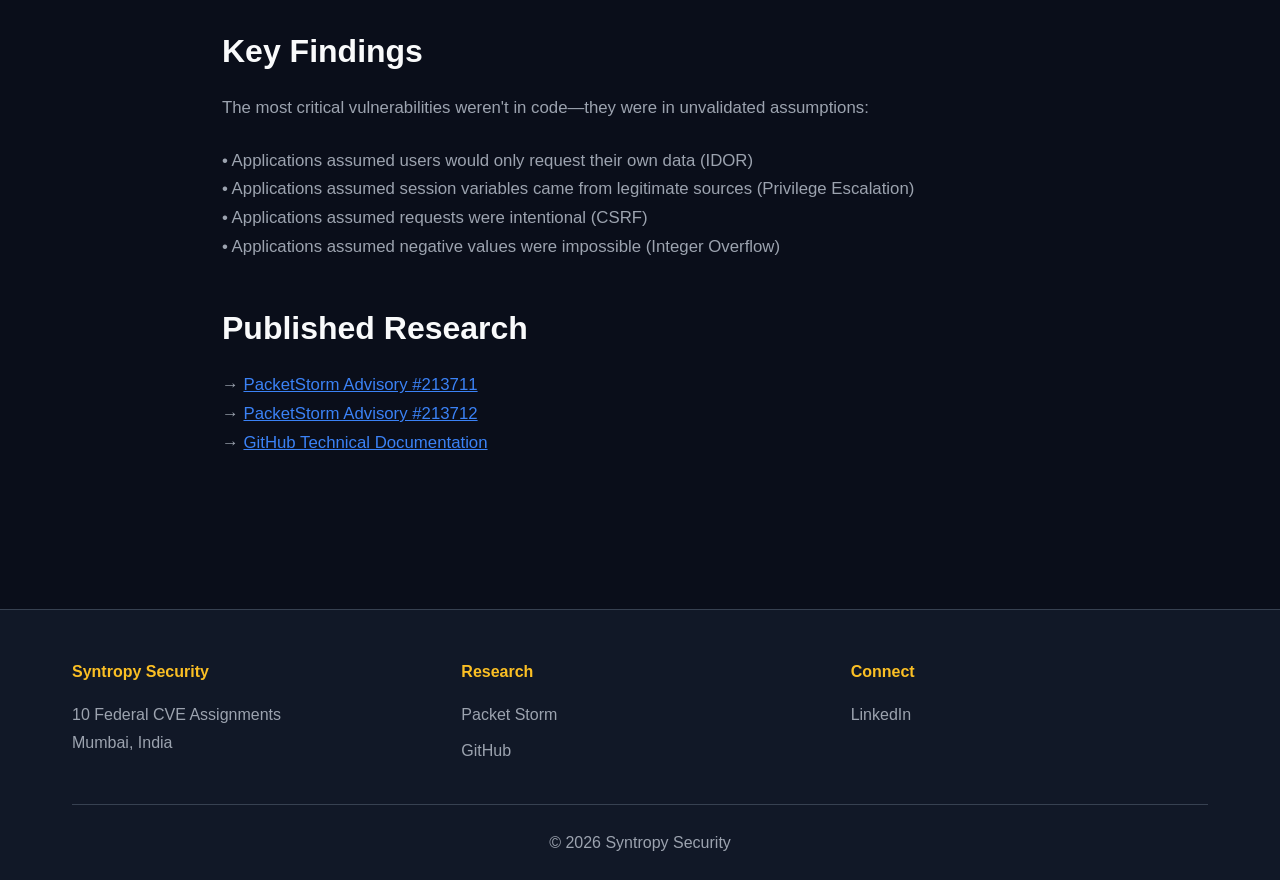
<file: research.html>
<!DOCTYPE html>
<html lang="en">
<head>
    <meta charset="UTF-8">
    <meta name="viewport" content="width=device-width, initial-scale=1.0">
    <title>Research | Syntropy Security</title>
    <style>
        * { margin: 0; padding: 0; box-sizing: border-box; }
        body { font-family: -apple-system, BlinkMacSystemFont, 'Segoe UI', sans-serif; background: #0a0e1a; color: #e5e7eb; line-height: 1.7; }
        nav { background: rgba(17, 24, 39, 0.95); backdrop-filter: blur(10px); padding: 1rem 0; position: sticky; top: 0; z-index: 100; border-bottom: 1px solid #374151; }
        .container { max-width: 1200px; margin: 0 auto; padding: 0 2rem; }
        .nav-content { display: flex; justify-content: space-between; align-items: center; }
        .logo { font-family: monospace; font-size: 1.3rem; font-weight: 700; color: #fbbf24; }
        nav ul { display: flex; gap: 2rem; list-style: none; }
        nav a { color: #9ca3af; text-decoration: none; font-weight: 500; transition: color 0.2s; }
        nav a:hover { color: #e5e7eb; }
        .hero { background: linear-gradient(135deg, #0a0e1a 0%, #1e3a8a 50%, #312e81 100%); padding: 4rem 2rem; text-align: center; }
        h1 { font-size: 3rem; font-weight: 900; margin-bottom: 1rem; color: #f9fafb; }
        .subtitle { font-size: 1.2rem; color: #9ca3af; }
        article { max-width: 900px; margin: 0 auto; padding: 4rem 2rem; }
        article h2 { font-size: 2rem; margin: 2.5rem 0 1rem; color: #f9fafb; }
        article p { margin-bottom: 1.5rem; color: #9ca3af; font-size: 1.05rem; }
        footer { background: #111827; border-top: 1px solid #374151; padding: 3rem 2rem 1.5rem; margin-top: 4rem; }
        .footer-grid { display: grid; grid-template-columns: repeat(auto-fit, minmax(250px, 1fr)); gap: 2rem; margin-bottom: 2rem; }
        .footer-col h4 { color: #fbbf24; margin-bottom: 1rem; }
        .footer-col p, .footer-col a { color: #9ca3af; text-decoration: none; }
        .footer-col a:hover { color: #3b82f6; }
        .footer-col ul { list-style: none; }
        .footer-col li { margin-bottom: 0.5rem; }
        .footer-bottom { text-align: center; padding-top: 1.5rem; border-top: 1px solid #374151; color: #9ca3af; }
    </style>
</head>
<body>
    <nav>
        <div class="container">
            <div class="nav-content">
                <div class="logo">SYNTROPY_SEC</div>
                <ul>
                    <li><a href="index.html">Home</a></li>
                    <li><a href="research.html">Research</a></li>
                    <li><a href="about.html">About</a></li>
                    <li><a href="contact.html">Contact</a></li>
                </ul>
            </div>
        </div>
    </nav>

    <section class="hero">
        <div class="container">
            <h1>How I Found 14 Zero-Days Over Christmas</h1>
            <p class="subtitle">Technical analysis of 10 federal CVE assignments</p>
        </div>
    </section>

    <article>
        <h2>Executive Summary</h2>
        <p>Over Christmas weekend 2025, I discovered 14 critical vulnerabilities across two legacy systems using AI-augmented analysis. Ten received federal CVE assignments from MITRE (71% success rate). This report details the methodology and findings.</p>

        <h2>The Results</h2>
        <p><strong>CVE Assignments Received:</strong></p>
        <p>• CVE-2025-70062 (Cross-Site Request Forgery)<br>
        • CVE-2025-70063 (Insecure Direct Object Reference)<br>
        • CVE-2025-70064 (Privilege Escalation)<br>
        • CVE-2026-26495 (SQL Injection - Auth Bypass)<br>
        • CVE-2026-26497 (Stored Cross-Site Scripting)<br>
        • CVE-2026-26499 (IDOR - Admin Dashboard)<br>
        • CVE-2026-26500 (Authenticated SQL Injection → RCE)<br>
        • CVE-2026-26501 (Integer Overflow)<br>
        • CVE-2026-26502 (Race Condition - Double Spending)<br>
        • CVE-2026-26503 (Stored XSS - Admin Takeover)</p>

        <h2>The Methodology</h2>
        <p>Traditional pentesting is 5% exploitation and 95% reconnaissance. I inverted this using AI-augmented architectural analysis.</p>

        <p><strong>Phase 1: Target Selection</strong><br>
        I targeted legacy PHP applications in healthcare and finance—systems abandoned by vendors but still deployed in critical infrastructure.</p>

        <p><strong>Phase 2: AI-Augmented Analysis</strong><br>
        I uploaded entire codebases to Claude and Gemini with a single prompt: "Analyze for architectural security failures." Within minutes, the AI identified 40+ potential vulnerabilities.</p>

        <p><strong>Phase 3: Manual Verification</strong><br>
        I manually verified each finding, developed proof-of-concept exploits, and documented the attack chains.</p>

        <p><strong>Phase 4: Responsible Disclosure</strong><br>
        I coordinated with MITRE for CVE assignments and published advisories through Packet Storm Security.</p>

        <h2>Key Findings</h2>
        <p>The most critical vulnerabilities weren't in code—they were in unvalidated assumptions:</p>
        <p>• Applications assumed users would only request their own data (IDOR)<br>
        • Applications assumed session variables came from legitimate sources (Privilege Escalation)<br>
        • Applications assumed requests were intentional (CSRF)<br>
        • Applications assumed negative values were impossible (Integer Overflow)</p>

        <h2>Published Research</h2>
        <p>→ <a href="https://packetstorm.news/files/id/213711" target="_blank" style="color: #3b82f6;">PacketStorm Advisory #213711</a><br>
        → <a href="https://packetstorm.news/files/id/213712" target="_blank" style="color: #3b82f6;">PacketStorm Advisory #213712</a><br>
        → <a href="https://github.com/Sanka1pp" target="_blank" style="color: #3b82f6;">GitHub Technical Documentation</a></p>
    </article>

    <footer>
        <div class="container">
            <div class="footer-grid">
                <div class="footer-col">
                    <h4>Syntropy Security</h4>
                    <p>10 Federal CVE Assignments</p>
                    <p>Mumbai, India</p>
                </div>
                <div class="footer-col">
                    <h4>Research</h4>
                    <ul>
                        <li><a href="https://packetstorm.news/files/author/31694" target="_blank">Packet Storm</a></li>
                        <li><a href="https://github.com/Sanka1pp" target="_blank">GitHub</a></li>
                    </ul>
                </div>
                <div class="footer-col">
                    <h4>Connect</h4>
                    <ul>
                        <li><a href="https://www.linkedin.com/in/sankalp-hanwate-189598284/" target="_blank">LinkedIn</a></li>
                    </ul>
                </div>
            </div>
            <div class="footer-bottom">
                <p>&copy; 2026 Syntropy Security</p>
            </div>
        </div>
    </footer>
</body>
</html>
</file>
